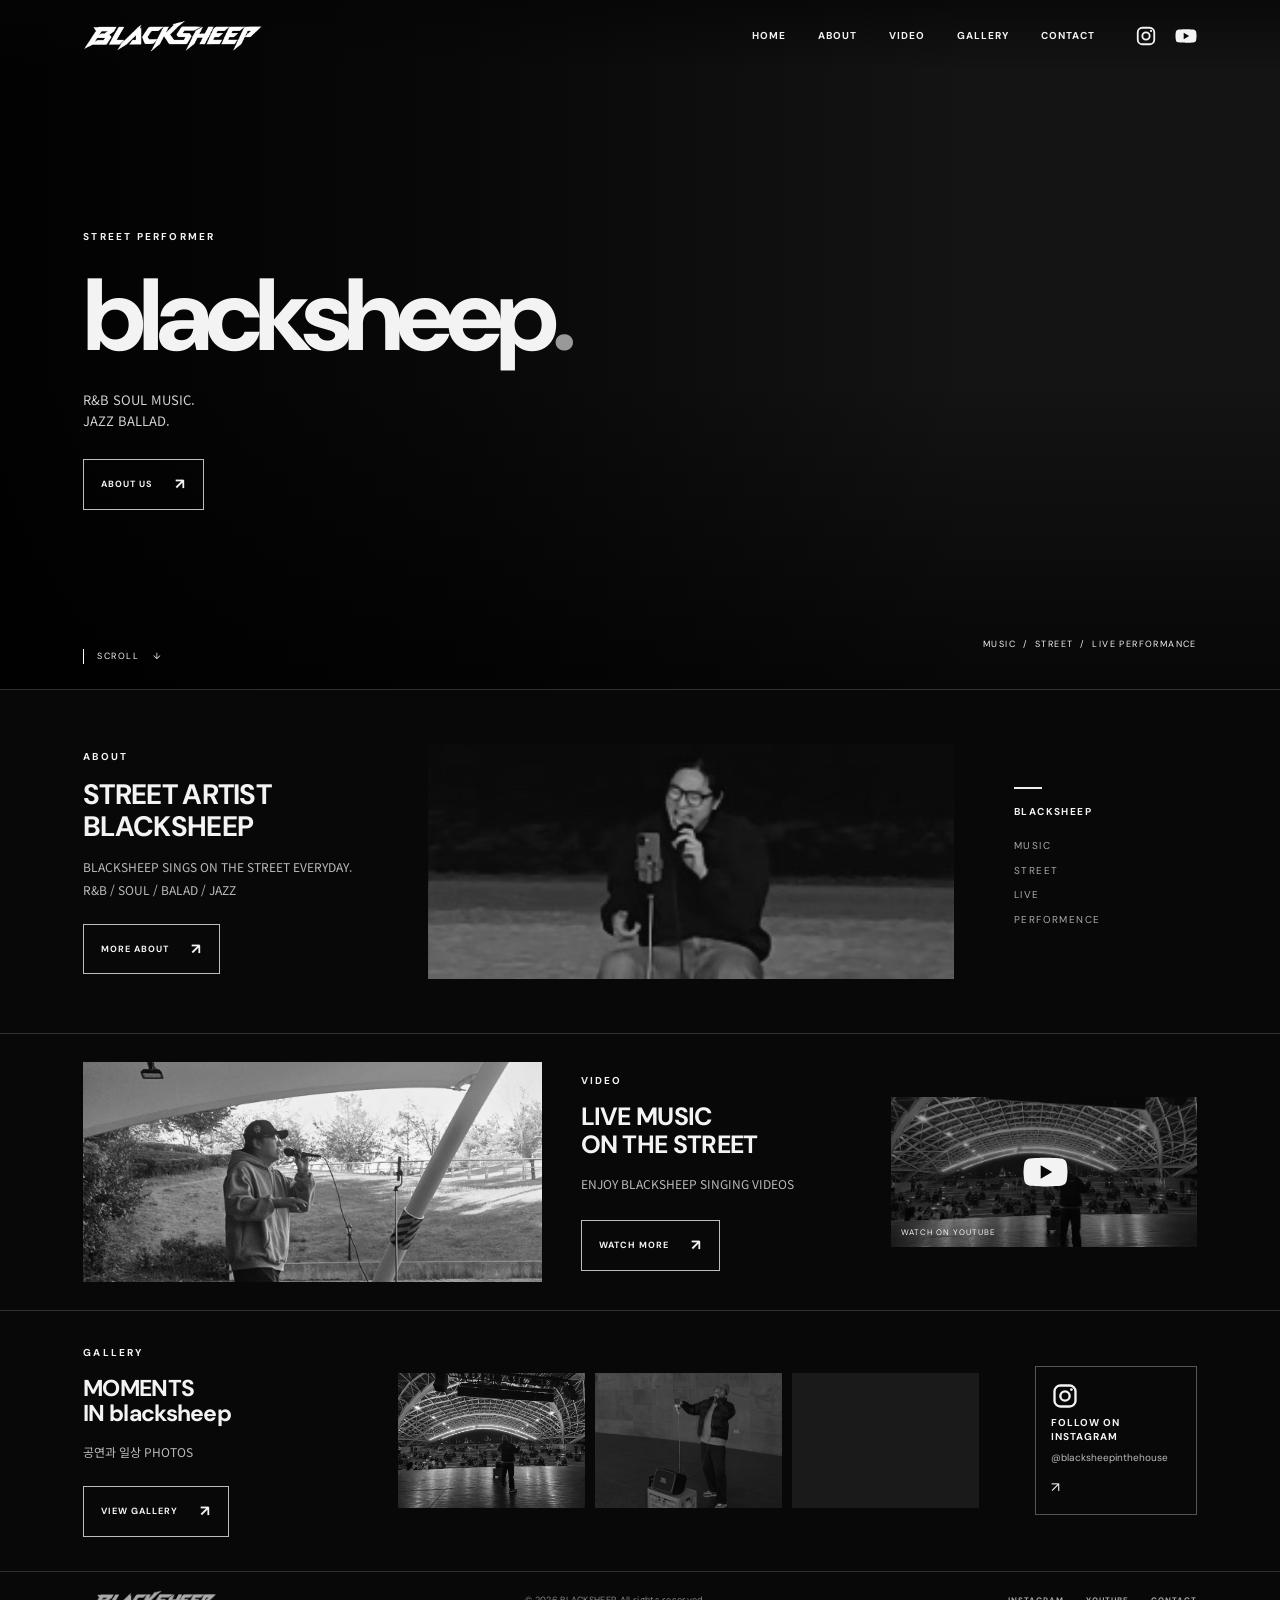
<file: index.html>
<!doctype html>
<html lang="ko">
<head>
  
  <!-- Google tag (gtag.js) -->
  <script async src="https://www.googletagmanager.com/gtag/js?id=G-QS2L07G2ML"></script>
  <script>
    window.dataLayer = window.dataLayer || [];
    function gtag(){dataLayer.push(arguments);}
    gtag('js', new Date());
    gtag('config', 'G-QS2L07G2ML');
  </script>

  <meta charset="utf-8">
  <meta name="viewport" content="width=device-width, initial-scale=1">
  <meta name="theme-color" content="#080808">
  <meta name="description" content="blacksheep official website">

  <meta property="og:type" content="website">
  <meta property="og:title" content="BLACKSHEEP">
  <meta property="og:description" content="R&B Soul · Jazz · Live Street Performance">
  <meta property="og:url" content="https://blacksheep.co.kr/">
  <meta property="og:image" content="https://blacksheep.co.kr/OGlogo.png">
  <meta property="og:image:width" content="1200">
  <meta property="og:image:height" content="630">
  
  <link rel="icon" type="image/png" href="/favicon.png">
  <link rel="apple-touch-icon" href="/apple-touch-icon.png">

  <title>blacksheep official website</title>
  <link rel="preconnect" href="https://fonts.googleapis.com">
  <link rel="preconnect" href="https://fonts.gstatic.com" crossorigin>
  <link href="https://fonts.googleapis.com/css2?family=DM+Sans:wght@400;500;600;700;800&family=Noto+Sans+KR:wght@400;500;700&display=swap" rel="stylesheet">
  <link rel="stylesheet" href="style.css">
</head>
<body>
  <header class="topbar">
    <!-- <a class="wordmark" href="#home" aria-label="blacksheep home">blacksheep<span>.</span></a> -->
    <a class="wordmark" href="#home" aria-label="blacksheep home">
      <img src="/logo.png" alt="BLACKSHEEP" class="logo-img">
    </a>
    <button class="menu-toggle" aria-label="메뉴 열기" aria-expanded="false">☰</button>
    <nav class="nav">
      <a href="#home">HOME</a><a href="#about">ABOUT</a><a href="#busking">VIDEO</a><a href="#gallery">GALLERY</a><a href="contact.html">CONTACT</a>
    </nav>
    <!-- <div class="social-mini">
      <a href="https://www.instagram.com/blacksheepinthehouse/" target="_blank" rel="noreferrer" aria-label="Instagram">◎</a>
      <a href="#busking" aria-label="YouTube">▶</a>
    </div> -->    
    <div class="social-mini">
      <a href="https://www.instagram.com/blacksheepinthehouse/"
         target="_blank" rel="noreferrer"
         aria-label="Instagram">
        <svg viewBox="0 0 24 24" aria-hidden="true">
          <rect x="3" y="3" width="18" height="18" rx="5"
                fill="none" stroke="currentColor" stroke-width="2"/>
          <circle cx="12" cy="12" r="4"
                  fill="none" stroke="currentColor" stroke-width="2"/>
          <circle cx="17.5" cy="6.5" r="1.2" fill="currentColor"/>
        </svg>
      </a>
      <a href="https://www.youtube.com/@blacksheepinthehouse"
         target="_blank" rel="noreferrer"
         aria-label="YouTube">
        <svg viewBox="0 0 24 24" aria-hidden="true">
          <path d="M23 7.2a3 3 0 0 0-2.1-2.1C19 4.5 12 4.5 12 4.5s-7 0-8.9.6A3 3 0 0 0 1 7.2 31 31 0 0 0 .5 12a31 31 0 0 0 .5 4.8 3 3 0 0 0 2.1 2.1c1.9.6 8.9.6 8.9.6s7 0 8.9-.6a3 3 0 0 0 2.1-2.1 31 31 0 0 0 .5-4.8 31 31 0 0 0-.5-4.8Z"
                fill="currentColor"/>
          <path d="m9.5 8.5 6 3.5-6 3.5Z" fill="#080808"/>
        </svg>
      </a>
    </div>

  </header>

  <main>
    <section class="hero" id="home">
      <div class="hero-shade"></div>
      <div class="hero-copy">
        <p class="eyebrow">STREET PERFORMER</p>
        <h1>blacksheep<span>.</span></h1>
        <p class="korean">R&B SOUL MUSIC.<br>JAZZ BALLAD.</p>
        <a class="outline-button" href="#about">ABOUT US <span>↗</span></a>
      </div>
      <p class="hero-tag">MUSIC&nbsp; / &nbsp;STREET&nbsp; / &nbsp;LIVE PERFORMANCE</p>
      <a class="scroll-note" href="#about">SCROLL <span>↓</span></a>
    </section>

    <section class="about section-grid" id="about">
      <div class="section-intro">
        <p class="eyebrow">ABOUT</p>
        <h2>STREET ARTIST<br>BLACKSHEEP</h2>
        <p>BLACKSHEEP SINGS ON THE STREET EVERYDAY.<br>R&B / SOUL / BALAD / JAZZ</p>
        <a class="outline-button" href="about.html">MORE ABOUT <span>↗</span></a>
      </div>
      <div class="about-image photo" role="img" aria-label="밤의 도시를 바라보는 사람"></div>
      <div class="values">
        <span class="small-line"></span>
        <strong>BLACKSHEEP</strong>
        <p>MUSIC</p><p>STREET</p><p>LIVE</p><p>PERFORMENCE</p>
      </div>
    </section>

    <section class="busking" id="busking">
      <div class="busking-image photo" role="img" aria-label="도시에서 공연하는 뮤지션"></div>
      <div class="busking-copy">
        <p class="eyebrow">VIDEO</p>
        <h2>LIVE MUSIC<br>ON THE STREET</h2>
        <p>ENJOY BLACKSHEEP SINGING VIDEOS</p>
        <a class="outline-button" href="https://www.youtube.com/@blacksheepinthehouse" target="_blank" rel="noreferrer">WATCH MORE <span>↗</span></a>
      </div>
      <a class="video-tile photo" href="https://www.youtube.com/@blacksheepinthehouse" target="_blank" rel="noreferrer" aria-label="유튜브에서 버스킹 영상 보기">
        <span class="play youtube-logo">
        <svg viewBox="0 0 24 24" aria-hidden="true">
        <path d="M23 7.2a3 3 0 0 0-2.1-2.1C19 4.5 12 4.5 12 4.5s-7 0-8.9.6A3 3 0 0 0 1 7.2 31 31 0 0 0 .5 12a31 31 0 0 0 .5 4.8 3 3 0 0 0 2.1 2.1c1.9.6 8.9.6 8.9.6s7 0 8.9-.6a3 3 0 0 0 2.1-2.1 31 31 0 0 0 .5-4.8 31 31 0 0 0-.5-4.8Z"
        fill="currentColor"/>
        <path d="m9.5 8.5 6 3.5-6 3.5Z" fill="#080808"/>
        </svg>
        </span>
        <span class="tile-caption">WATCH ON YOUTUBE</span>
      </a>
    </section>

    <section class="gallery section-grid" id="gallery">
      <div class="section-intro">
        <p class="eyebrow">GALLERY</p>
        <h2>MOMENTS<br>IN blacksheep</h2>
        <p>공연과 일상 PHOTOS</p>
        <a class="outline-button" href="https://www.instagram.com/blacksheepinthehouse/" target="_blank" rel="noreferrer">VIEW GALLERY <span>↗</span></a>
      </div>
      <div class="gallery-strip">
        <div class="gallery-photo gallery-one photo"></div>
        <div class="gallery-photo gallery-two photo"></div>
        <div class="gallery-photo gallery-three photo"></div>
      </div>
      <a class="instagram-card" href="https://www.instagram.com/blacksheepinthehouse/" target="_blank" rel="noreferrer">
        <span class="instagram-icon">
        <svg viewBox="0 0 24 24" aria-hidden="true">
        <rect x="3" y="3" width="18" height="18" rx="5"
          fill="none" stroke="currentColor" stroke-width="2"/>
        <circle cx="12" cy="12" r="4"
            fill="none" stroke="currentColor" stroke-width="2"/>
        <circle cx="17.5" cy="6.5" r="1.2" fill="currentColor"/>
          </svg>
        </span><strong>FOLLOW ON<br>INSTAGRAM</strong><span>@blacksheepinthehouse</span><span class="arrow">↗</span>
      </a>
    </section>
  </main>

  <footer id="contact">
    <!-- <a class="wordmark footer-logo" href="#home">blacksheep<span>.</span></a> -->
    <a class="wordmark footer-logo" href="#home" aria-label="blacksheep home">
      <!-- <img src="logo.png" alt="BLACKSHEEP" class="logo-img"> -->
      <span class="footer-logo-img" aria-label="BLACKSHEEP"></span>
    </a>
    <p>© <span id="year"></span> BLACKSHEEP. All rights reserved.</p>
    <div><a href="https://www.instagram.com/blacksheepinthehouse/" target="_blank" rel="noreferrer">INSTAGRAM</a><a href="https://www.youtube.com/@blacksheepinthehouse" target="_blank" rel="noreferrer">YOUTUBE</a><a href="contact.html">CONTACT</a></div>
  </footer>
  <script src="script.js"></script>
</body>
</html>
</file>
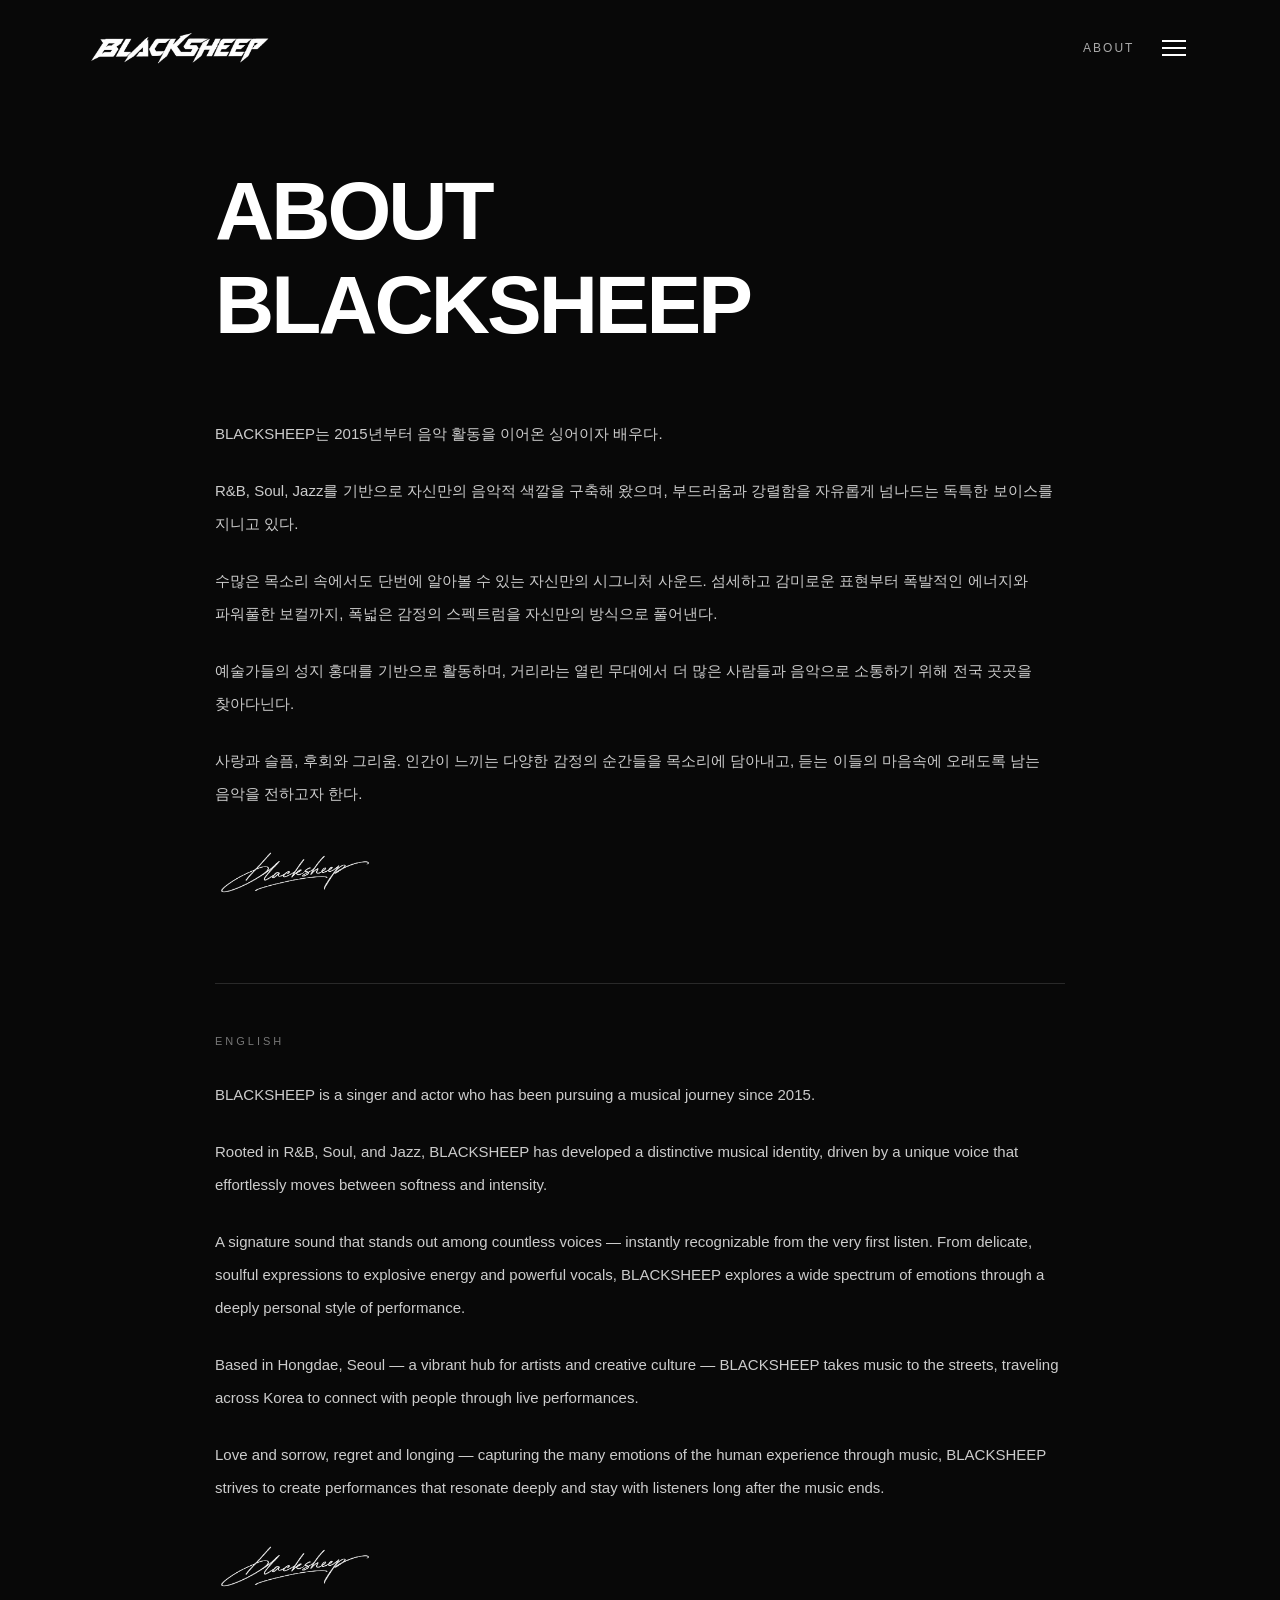
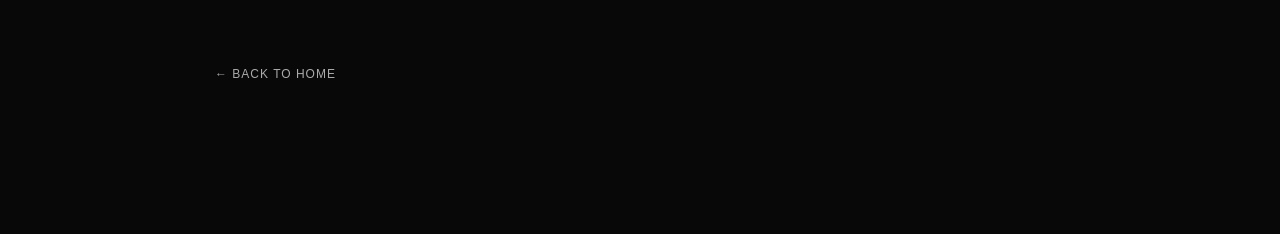
<file: about.html>
<!DOCTYPE html>
<html lang="ko">
<head>
  
  <!-- Google tag (gtag.js) -->
  <script async src="https://www.googletagmanager.com/gtag/js?id=G-QS2L07G2ML"></script>
  <script>
    window.dataLayer = window.dataLayer || [];
    function gtag(){dataLayer.push(arguments);}
    gtag('js', new Date());
    gtag('config', 'G-QS2L07G2ML');
  </script>

  <meta charset="UTF-8">
  <meta name="viewport" content="width=device-width, initial-scale=1.0">
  
  <link rel="icon" type="image/png" href="/favicon.png">
  <link rel="apple-touch-icon" href="/apple-touch-icon.png">

  <title>ABOUT — BLACKSHEEP</title>

  <style>
    * {
      box-sizing: border-box;
    }

    html {
      scroll-behavior: smooth;
    }

    body {
      margin: 0;
      min-height: 100vh;
      background: #080808;
      color: #fff;
      font-family: Arial, Helvetica, sans-serif;
      padding: 32px 7%;
    }

    header {
      display: flex;
      align-items: center;
      justify-content: space-between;
      position: relative;
    }

    .home-logo {
      display: block;
      line-height: 0;
    }

    .home-logo img {
      display: block;
      height: 32px;
      width: auto;
      max-width: 180px;
      object-fit: contain;
    }

    .page-title {
      margin-left: auto;
      margin-right: 28px;
      color: #aaa;
      font-size: 12px;
      letter-spacing: 2px;
    }

    .menu-toggle {
      width: 28px;
      height: 28px;
      padding: 4px 0;
      border: 0;
      background: transparent;
      display: flex;
      flex-direction: column;
      justify-content: center;
      gap: 5px;
      cursor: pointer;
    }

    .menu-toggle span {
      display: block;
      width: 24px;
      height: 2px;
      background: #fff;
    }

    .page-nav {
      display: none;
      position: absolute;
      top: 45px;
      right: 0;
      z-index: 10;
      min-width: 180px;
      padding: 22px;
      background: #111;
      border: 1px solid #333;
    }

    .page-nav.open {
      display: flex;
      flex-direction: column;
      gap: 22px;
    }

    .page-nav a {
      color: #aaa;
      font-size: 12px;
      letter-spacing: 2px;
      text-decoration: none;
    }

    .page-nav a:hover {
      color: #fff;
    }

    main {
      max-width: 850px;
      margin: 100px auto 120px;
    }

    h1 {
      margin: 0 0 65px;
      font-size: clamp(42px, 8vw, 82px);
      letter-spacing: -3px;
      font-weight: 700;
    }

    .language {
      color: #777;
      font-size: 11px;
      letter-spacing: 3px;
      margin-bottom: 30px;
    }

    .bio {
      font-size: 15px;
      line-height: 2.2;
      color: #ccc;
      word-break: keep-all;
      overflow-wrap: anywhere;
    }

    .bio p {
      margin: 0 0 24px;
    }

    .english {
      margin-top: 85px;
      padding-top: 45px;
      border-top: 1px solid #292929;
    }
    
    .signature {
      display: block;
      width: 160px;
      height: auto;
      margin-top: 35px;
      margin-bottom: 10px;
      opacity: 0.9;
      filter: brightness(0) invert(1);
    }
    
    .back-home {
      display: inline-block;
      margin-top: 65px;
      color: #aaa;
      font-size: 12px;
      letter-spacing: 1px;
      text-decoration: none;
    }

    .back-home:hover {
      color: #fff;
    }

    @media (max-width: 600px) {
      body {
        padding: 25px 7%;
      }

      main {
        margin-top: 75px;
        margin-bottom: 80px;
      }

      h1 {
        margin-bottom: 45px;
        letter-spacing: -2px;
      }

      .bio {
        font-size: 14px;
        line-height: 2;
      }

      .english {
        margin-top: 65px;
        padding-top: 35px;
      }
    }
  </style>
</head>

<body>
  <header>
    <a class="home-logo" href="index.html" aria-label="Back to home">
      <img src="logo.png" alt="BLACKSHEEP">
    </a>

    <span class="page-title">ABOUT</span>

    <button class="menu-toggle" id="menuToggle"
            aria-label="Open navigation"
            aria-expanded="false">
      <span></span>
      <span></span>
      <span></span>
    </button>

    <nav class="page-nav" id="pageNav">
      <a href="index.html#home">HOME</a>
      <a href="index.html#about">ABOUT</a>
      <a href="index.html#busking">VIDEO</a>
      <a href="index.html#gallery">GALLERY</a>
      <a href="contact.html">CONTACT</a>
    </nav>
  </header>

 
<main>
  <h1>ABOUT<br>BLACKSHEEP</h1>

  <section class="bio">
    <p>BLACKSHEEP는 2015년부터 음악 활동을 이어온 싱어이자 배우다.</p>

    <p>R&amp;B, Soul, Jazz를 기반으로 자신만의 음악적 색깔을 구축해 왔으며, 부드러움과 강렬함을 자유롭게 넘나드는 독특한 보이스를 지니고 있다.</p>

    <p>수많은 목소리 속에서도 단번에 알아볼 수 있는 자신만의 시그니처 사운드. 섬세하고 감미로운 표현부터 폭발적인 에너지와 파워풀한 보컬까지, 폭넓은 감정의 스펙트럼을 자신만의 방식으로 풀어낸다.</p>

    <p>예술가들의 성지 홍대를 기반으로 활동하며, 거리라는 열린 무대에서 더 많은 사람들과 음악으로 소통하기 위해 전국 곳곳을 찾아다닌다.</p>

    <p>사랑과 슬픔, 후회와 그리움. 인간이 느끼는 다양한 감정의 순간들을 목소리에 담아내고, 듣는 이들의 마음속에 오래도록 남는 음악을 전하고자 한다.</p>

    <img src="blacksheep_signature.png" alt="BLACKSHEEP Signature" class="signature">
  </section>


  <section class="bio english">
    <p class="language">ENGLISH</p>

    <p>BLACKSHEEP is a singer and actor who has been pursuing a musical journey since 2015.</p>

    <p>Rooted in R&amp;B, Soul, and Jazz, BLACKSHEEP has developed a distinctive musical identity, driven by a unique voice that effortlessly moves between softness and intensity.</p>

    <p>A signature sound that stands out among countless voices — instantly recognizable from the very first listen. From delicate, soulful expressions to explosive energy and powerful vocals, BLACKSHEEP explores a wide spectrum of emotions through a deeply personal style of performance.</p>

    <p>Based in Hongdae, Seoul — a vibrant hub for artists and creative culture — BLACKSHEEP takes music to the streets, traveling across Korea to connect with people through live performances.</p>

    <p>Love and sorrow, regret and longing — capturing the many emotions of the human experience through music, BLACKSHEEP strives to create performances that resonate deeply and stay with listeners long after the music ends.</p>
    
    <img src="blacksheep_signature.png" alt="BLACKSHEEP Signature" class="signature">
  </section>

  <a class="back-home" href="index.html">← BACK TO HOME</a>
</main>


  <script>
    const menuToggle = document.getElementById('menuToggle');
    const pageNav = document.getElementById('pageNav');

    menuToggle.addEventListener('click', () => {
      const isOpen = pageNav.classList.toggle('open');
      menuToggle.setAttribute('aria-expanded', isOpen);
    });

    document.addEventListener('click', (event) => {
      if (!menuToggle.contains(event.target) &&
          !pageNav.contains(event.target)) {
        pageNav.classList.remove('open');
        menuToggle.setAttribute('aria-expanded', 'false');
      }
    });
  </script>
</body>
</html>
</file>
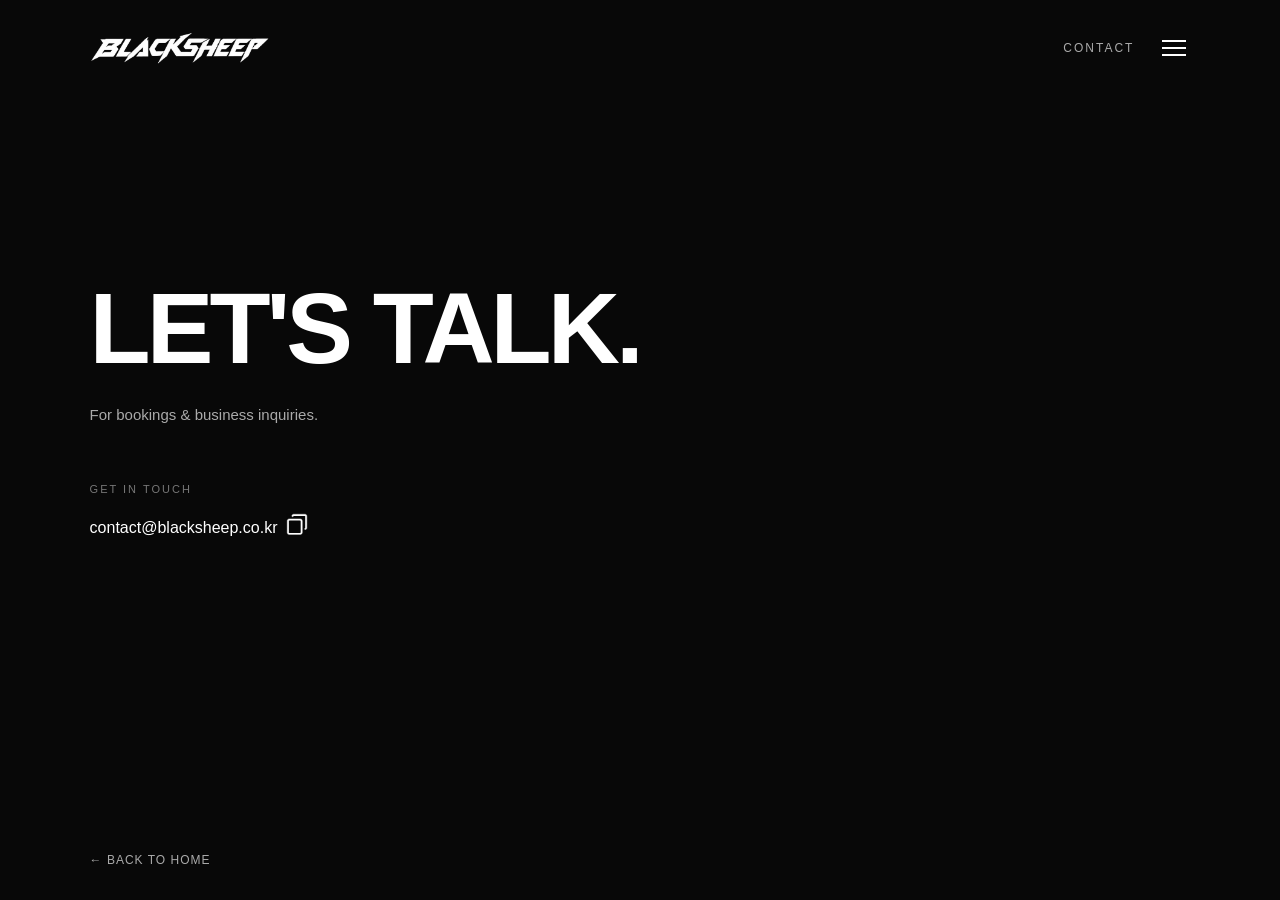
<file: contact.html>
<!DOCTYPE html>
<html lang="en">
<head>
  
  <!-- Google tag (gtag.js) -->
  <script async src="https://www.googletagmanager.com/gtag/js?id=G-QS2L07G2ML"></script>
  <script>
    window.dataLayer = window.dataLayer || [];
    function gtag(){dataLayer.push(arguments);}
    gtag('js', new Date());
    gtag('config', 'G-QS2L07G2ML');
  </script>

  <meta charset="UTF-8">
  <meta name="viewport" content="width=device-width, initial-scale=1.0">
  
  <link rel="icon" type="image/png" href="/favicon.png">
  <link rel="apple-touch-icon" href="/apple-touch-icon.png">

  <title>CONTACT — BLACKSHEEP</title>
  <style>
    * { box-sizing: border-box; }

    body {
      margin: 0;
      min-height: 100vh;
      background: #080808;
      color: #fff;
      font-family: Arial, Helvetica, sans-serif;
      display: flex;
      flex-direction: column;
      padding: 32px 7%;
    }

    header {
      display: flex;
      justify-content: space-between;
      color: #AAAAAA;
      font-size: 12px;
      letter-spacing: 2px;
      .home-logo {
        display: block;
        line-height: 0;
      }      
      .home-logo img {
        display: block;
        height: 32px;
        width: auto;
        max-width: 180px;
        object-fit: contain;
      }
    }

    main {
      margin: auto 0;
      padding: 100px 0;
    }

    h1 {
      font-size: clamp(48px, 9vw, 100px);
      letter-spacing: -4px;
      margin: 0 0 20px;
    }

    .description {
      color: #AAAAAA;
      font-size: 15px;
      margin-bottom: 60px;
    }

    .label {
      color: #777;
      font-size: 11px;
      letter-spacing: 2px;
      margin-bottom: 16px;
    }

    .email {
      font-size: clamp(16px, 3vw, 24px);
      overflow-wrap: anywhere;
    }

    footer { margin-top: auto; }

    footer a {
      color: #AAAAAA;
      font-size: 12px;
      text-decoration: none;
      letter-spacing: 1px;
    }

    footer a:hover { color: #fff; }
    
    .contact-header {
      align-items: center;
      position: relative;
    }
    
    .contact-title {
      margin-left: auto;
      margin-right: 28px;
    }
    
    .menu-toggle {
      width: 28px;
      height: 28px;
      padding: 4px 0;
      border: 0;
      background: transparent;
      display: flex;
      flex-direction: column;
      justify-content: center;
      gap: 5px;
      cursor: pointer;
    }
    
    .menu-toggle span {
      display: block;
      width: 24px;
      height: 2px;
      background: #fff;
    }
    
    .contact-nav {
      display: none;
      position: absolute;
      top: 75px;
      right: 7%;
      z-index: 10;
      min-width: 180px;
      padding: 18px 22px;
      background: #111;
      border: 1px solid #333;
    }
    
    .contact-nav.open {
      display: flex;
      flex-direction: column;
      gap: 22px;
    }
    
    .contact-nav a {
      color: #aaa;
      font-size: 12px;
      letter-spacing: 2px;
      text-decoration: none;
    }
    
    .contact-nav a:hover {
      color: #fff;
    }

    
    #copyEmail {
      cursor: pointer;
      transition: opacity 0.2s ease, transform 0.2s ease;
    }
    

    
    @media (hover: hover) and (pointer: fine) {
      #copyEmail:hover {
        opacity: 0.7;
        transform: scale(1.12);
      }
    }
    
    #copyEmail:active {
      transform: scale(0.92);
    }
    
    #copySuccess {
      display: inline-block;
      margin-left: 2px;
      color: #fff;
      font-size: 22px;
      line-height: 1;
    }
    .copy-icon-wrap {
      position: relative;
      top: 2px;
    }
  </style>
</head>
<body>
  <!-- <header>
    <span>BLACKSHEEP</span>
    <span>CONTACT</span>
  </header> -->
  <!-- <header>
    <a class="home-logo" href="index.html" aria-label="Back to home">
      <img src="logo.png" alt="BLACKSHEEP">
    </a>
    <span>CONTACT</span>
  </header> -->
  
  <header class="contact-header">
    <a class="home-logo" href="index.html" aria-label="Back to home">
      <img src="logo.png" alt="BLACKSHEEP">
    </a>
  
    <span class="contact-title">CONTACT</span>
  
    <button class="menu-toggle" id="menuToggle"
            aria-label="Open navigation"
            aria-expanded="false">
      <span></span>
      <span></span>
      <span></span>
    </button>
  </header>
  
  <nav class="contact-nav" id="contactNav">
    <a href="index.html#home">HOME</a>
    <a href="index.html#about">ABOUT</a>
    <a href="index.html#busking">VIDEO</a>
    <a href="index.html#gallery">GALLERY</a>
    <a href="contact.html">CONTACT</a>
  </nav>


  <main>
    <h1>LET'S TALK.</h1>
    <p class="description">
      For bookings &amp; business inquiries.
    </p>
    <p class="label">GET IN TOUCH</p>
    <!-- <p class="email">contact@blacksheep.co.kr&nbsp;&nbsp;</p> -->
    <div class="email-copy">
      <a>
      contact@blacksheep.co.kr&nbsp;
      </a>
      <span class="copy-icon-wrap">
        <img
          id="copyEmail"
          src="./copy%20icon.png"
          alt="이메일 복사"
          width="22"
          height="22"
          role="button"
          tabindex="0"
        >
      </span>
    </div>
  </main>

  <footer>
    <a href="index.html">← BACK TO HOME</a>
  </footer>
  <script>
    const menuToggle = document.getElementById('menuToggle');
    const contactNav = document.getElementById('contactNav');
  
    menuToggle.addEventListener('click', () => {
      const isOpen = contactNav.classList.toggle('open');
      menuToggle.setAttribute('aria-expanded', isOpen);
    });
  
    document.addEventListener('click', (event) => {
      if (!menuToggle.contains(event.target) &&
          !contactNav.contains(event.target)) {
        contactNav.classList.remove('open');
        menuToggle.setAttribute('aria-expanded', 'false');
      }
    });
  
    const copyIcon = document.getElementById('copyEmail');
  
    if (copyIcon) {
      async function copyEmail() {
        if (document.getElementById('copySuccess')) return;
  
        try {
          await navigator.clipboard.writeText('contact@blacksheep.co.kr');
  
          const check = document.createElement('span');
          check.id = 'copySuccess';
          check.innerHTML = `
            <svg viewBox="0 0 24 24" width="22" height="22"
                 fill="none" stroke="currentColor" stroke-width="2.2"
                 stroke-linecap="round" stroke-linejoin="round">
              <path d="M5 12.5l4.2 4.2L19 7"></path>
            </svg>
          `;
  
          copyIcon.parentElement.appendChild(check);
          check.style.position = 'absolute';
          check.style.left = '50%';
          check.style.top = '50%';
          check.style.transform = 'translate(-50%, -50%)';
          copyIcon.style.visibility = 'hidden';
  
          setTimeout(() => {
            check.remove();
            copyIcon.style.visibility = 'visible';
          }, 1200);
        } catch (error) {
          alert('Copy failed. Please try again!');
        }
      }
  
      copyIcon.addEventListener('click', copyEmail);
  
      copyIcon.addEventListener('keydown', (event) => {
        if (event.key === 'Enter' || event.key === ' ') {
          event.preventDefault();
          copyEmail();
        }
      });
    }
  </script>
</body>
</html>
</file>
<file: style.css>
*{box-sizing:border-box} :root{--bg:#080808;--fg:#f3f3f3;--muted:#a4a4a4;--line:#303030}
html{scroll-behavior:smooth;scroll-padding-top:75px}
body{margin:0;background:var(--bg);color:var(--fg);font-family:"DM Sans","Noto Sans KR",sans-serif;font-size:14px;line-height:1.65}
a{color:inherit;text-decoration:none}
.topbar{height:72px;display:flex;align-items:center;justify-content:space-between;padding:0 6.5%;position:absolute;z-index:5;top:0;left:0;width:100%;background:linear-gradient(#050505b8,transparent)}
.wordmark{font-size:27px;font-weight:800;letter-spacing:-1.8px;font-style:italic}
.wordmark span,.hero h1 span{color:#999}
.nav{display:flex;gap:32px;margin-left:auto;margin-right:40px}
.nav a,.social-mini a,footer a{font-size:10px;font-weight:700;letter-spacing:1px}
.nav a:hover,footer a:hover{color:#aaa}
.social-mini{display:flex;gap:18px;font-size:17px}.social-mini a{font-size:16px}
.menu-toggle{display:none;background:none;border:0;color:white;font-size:24px}
.hero{height:min(690px,88vh);min-height:560px;position:relative;display:flex;align-items:center;padding:100px 6.5% 50px;overflow:hidden;background:#171717 url("https://images.unsplash.com/photo-1516280440614-37939bbacd81?auto=format&fit=crop&w=2200&q=85") center 42%/cover no-repeat}
.hero-shade{position:absolute;inset:0;background:linear-gradient(90deg,rgba(0,0,0,.92) 0%,rgba(0,0,0,.64) 37%,rgba(0,0,0,.15) 75%),linear-gradient(0deg,rgba(0,0,0,.65),transparent 45%)}
.hero-copy{position:relative;z-index:1;max-width:600px}
.hero h1{font-size:clamp(60px,8vw,112px);letter-spacing:-7px;line-height:.95;margin:0 0 24px;font-weight:800}
.eyebrow{font-size:10px;letter-spacing:2.2px;font-weight:700;margin:0 0 14px}
.hero-copy .eyebrow{margin-bottom:22px}
.korean{font-family:"Noto Sans KR",sans-serif;font-size:13px;color:#d1d1d1;margin:0 0 28px}
.outline-button{display:inline-flex;align-items:center;gap:22px;border:1px solid #bdbdbd;padding:12px 17px;font-size:9px;font-weight:700;letter-spacing:1px;transition:.2s}
.outline-button:hover{background:#fff;color:#111;border-color:#fff}
.outline-button span{font-size:15px}
.hero-tag{position:absolute;right:6.5%;bottom:28px;font-size:9px;letter-spacing:1.4px}
.scroll-note{position:absolute;bottom:25px;left:6.5%;font-size:9px;letter-spacing:1.5px;border-left:1px solid white;padding-left:13px}
.scroll-note span{margin-left:10px}
section{border-bottom:1px solid var(--line)}
.section-grid{display:grid;grid-template-columns: .85fr 1.55fr .55fr;gap:5%;align-items:center;padding:54px 6.5%}
.section-intro h2,.busking-copy h2{font-size:clamp(24px,2.2vw,34px);line-height:1.12;letter-spacing:-.7px;margin:0 0 14px}
.section-intro>p:not(.eyebrow),.busking-copy>p:not(.eyebrow){font-family:"Noto Sans KR",sans-serif;color:#bbb;font-size:12px;line-height:1.9;margin:0 0 22px}
.photo{background-color:#1a1a1a;background-size:cover;background-position:center;filter:grayscale(1)}
.about-image{height:235px;background-position: center 17%;background-image:url("./profile pic.jpg")}
.values{font-size:10px;letter-spacing:1.4px;padding-left:4px}
.values .small-line{display:block;width:28px;height:2px;background:#eee;margin-bottom:15px}
.values strong{display:block;margin-bottom:18px}
.values p{color:#aaa;margin:8px 0}
.busking{display:grid;grid-template-columns:1.35fr .8fr .9fr;gap:3.5%;align-items:center;padding:28px 6.5%}
.busking-image{height:220px;background-position: center 45%;background-image:url("./asiad.jpg")}
.busking-copy h2{font-size:25px}
.busking-copy .outline-button{margin-top:2px}
.video-tile{height:150px;position:relative;display:flex;align-items:center;justify-content:center;background-image:linear-gradient(#0005,#0005),url("./chungra.png")}
.play{width:42px;height:42px;border:1px solid #fff;border-radius:50%;display:grid;place-items:center;padding-left:3px;font-size:13px}
.tile-caption{position:absolute;bottom:8px;left:10px;font-size:8px;letter-spacing:1px}
.gallery{grid-template-columns:.8fr 1.8fr .5fr;padding-top:34px;padding-bottom:34px}
.gallery .section-intro h2{font-size:23px}
.gallery-strip{display:grid;grid-template-columns:repeat(3,1fr);gap:10px}
.gallery-photo{height:135px}
.gallery-one{background-image:url("./chungra.png")}
.gallery-two{   
                background-image:url("./blue.PNG");
                background-size:cover;
                background-position:center top;
            }
.gallery-three{background-image:url("https://images.unsplash.com/photo-1516280440614-37939bbacd81?auto=format&fit=crop&w=500&q=80")}
.instagram-card{border:1px solid #555;min-height:135px;padding:15px;display:flex;flex-direction:column;align-items:flex-start;justify-content:center;gap:6px}
.instagram-icon{font-size:25px;line-height:1}
.instagram-card strong{font-size:10px;letter-spacing:1px;line-height:1.4}
.instagram-card>span:not(.instagram-icon):not(.arrow){font-size:10px;color:#bbb}
.instagram-card .arrow{margin-top:3px}
footer{min-height:58px;padding:12px 6.5%;display:flex;align-items:center;justify-content:space-between;gap:18px}
.footer-logo{font-size:19px}
footer p{font-size:9px;color:#888;letter-spacing:.3px}
footer div{display:flex;gap:22px}footer a{font-size:8px;color:#aaa}
@media(max-width:850px){
  .topbar{height:64px;padding:0 5%}
  .menu-toggle{
  display:block;
  margin-left:0;
  order:2;
  align-self:center;
  }

.social-mini{
  order:1;
  margin-left:auto;
  margin-right:8px;
  align-self:center;
  align-items:center;
  gap:12px;
  }
  .nav{display:none;position:absolute;top:64px;left:0;right:0;background:#0a0a0a;padding:20px 5%;margin:0;flex-direction:column;gap:18px}
  .nav.open{display:flex}
  .hero{padding-left:5%;height:75vh;min-height:520px;background-position:60% center}.hero h1{font-size:clamp(54px,11vw,82px);letter-spacing:-4px}.hero-tag{right:5%;font-size:8px}.scroll-note{left:5%}.section-grid{grid-template-columns:1fr 1.5fr;gap:25px;padding:42px 5%}.values{display:none}.about-image{height:220px}.busking{grid-template-columns:1fr 1fr;padding:25px 5%;gap:24px}.busking-image{height:210px}.video-tile{grid-column:1/-1;height:170px}.gallery{grid-template-columns:1fr 1.5fr;padding:32px 5%}.instagram-card{grid-column:1/-1;min-height:auto;display:grid;grid-template-columns:auto 1fr auto;align-items:center}.instagram-card .instagram-icon{grid-row:span 2}.instagram-card .arrow{grid-column:3;grid-row:1/3}footer{padding:15px 5%;flex-wrap:wrap}footer p{order:3;width:100%;margin:0}}
@media(max-width:540px){.social-mini{
  display:flex;
  margin-left:auto;
  margin-right:8px;
  gap:12px;
  flex-shrink:0;
  align-items:center;
}.social-mini svg{width:20px;height:20px}.hero{min-height:570px;height:82vh;background-position:62% center}.hero-shade{background:linear-gradient(90deg,#000d,#0006 72%),linear-gradient(0deg,#000b,transparent 55%)}.hero h1{font-size:58px;letter-spacing:-4px}.hero-tag{bottom:24px;left:5%;right:auto}.scroll-note{bottom:52px}.section-grid{grid-template-columns:1fr;padding:38px 6%}.about-image{height:210px;grid-row:1}.about .section-intro{grid-row:2}.section-intro h2{font-size:30px}.busking{grid-template-columns:1fr;padding:28px 6%;gap:22px}.busking-image{height:200px}.video-tile{grid-column:auto;height:180px}.gallery{grid-template-columns:1fr;padding:34px 6%}.gallery .section-intro{grid-row:1}.gallery-strip{grid-row:2}.gallery-photo{height:110px}.instagram-card{grid-row:3}footer{padding:18px 6%;gap:10px}footer div{gap:12px}footer p{font-size:8px}}
.logo-img {
  height: 32px !important;
  width: auto !important;
  max-width: 180px !important;
  object-fit: contain;
  display: block;
}
.social-mini a {
  display: inline-flex;
  align-items: center;
  justify-content: center;
}

.social-mini svg {
  width: 22px;
  height: 22px;
  display: block;
}
.footer-logo-img {
  display: block;
  width: 140px;
  height: 22px;
  flex-shrink: 0;
  background-color: #AAAAAA;

  -webkit-mask-image: url("./logo.png");
  mask-image: url("./logo.png");

  -webkit-mask-repeat: no-repeat;
  mask-repeat: no-repeat;

  -webkit-mask-position: center;
  mask-position: center;

  -webkit-mask-size: contain;
  mask-size: contain;
}

@media(max-width:850px){
  .social-mini{
    position:relative;
    top:2px;
  }
}

@media(max-width:850px){
  .menu-toggle{
    width:32px;
    min-width:32px;
    padding:0;
    text-align:center;
    flex-shrink:0;
  }
}

.instagram-icon svg {
  width: 28px;
  height: 28px;
  display: block;
}

@media(max-width:850px){
  .instagram-card .instagram-icon{
    display:inline-flex !important;
    align-items:center;
    justify-content:center;
    visibility:visible !important;
    opacity:1 !important;
    color:#fff;
    width:32px;
    height:32px;
    flex-shrink:0;
  }

  .instagram-card .instagram-icon svg{
    display:block !important;
    visibility:visible !important;
    opacity:1 !important;
    width:28px;
    height:28px;
  }
}
.youtube-logo{
  display:flex;
  align-items:center;
  justify-content:center;
  background:none !important;
  border:0 !important;
  width:64px;
  height:46px;
}

.youtube-logo svg{
  display:block;
  width:64px;
  height:46px;
}
</file>
